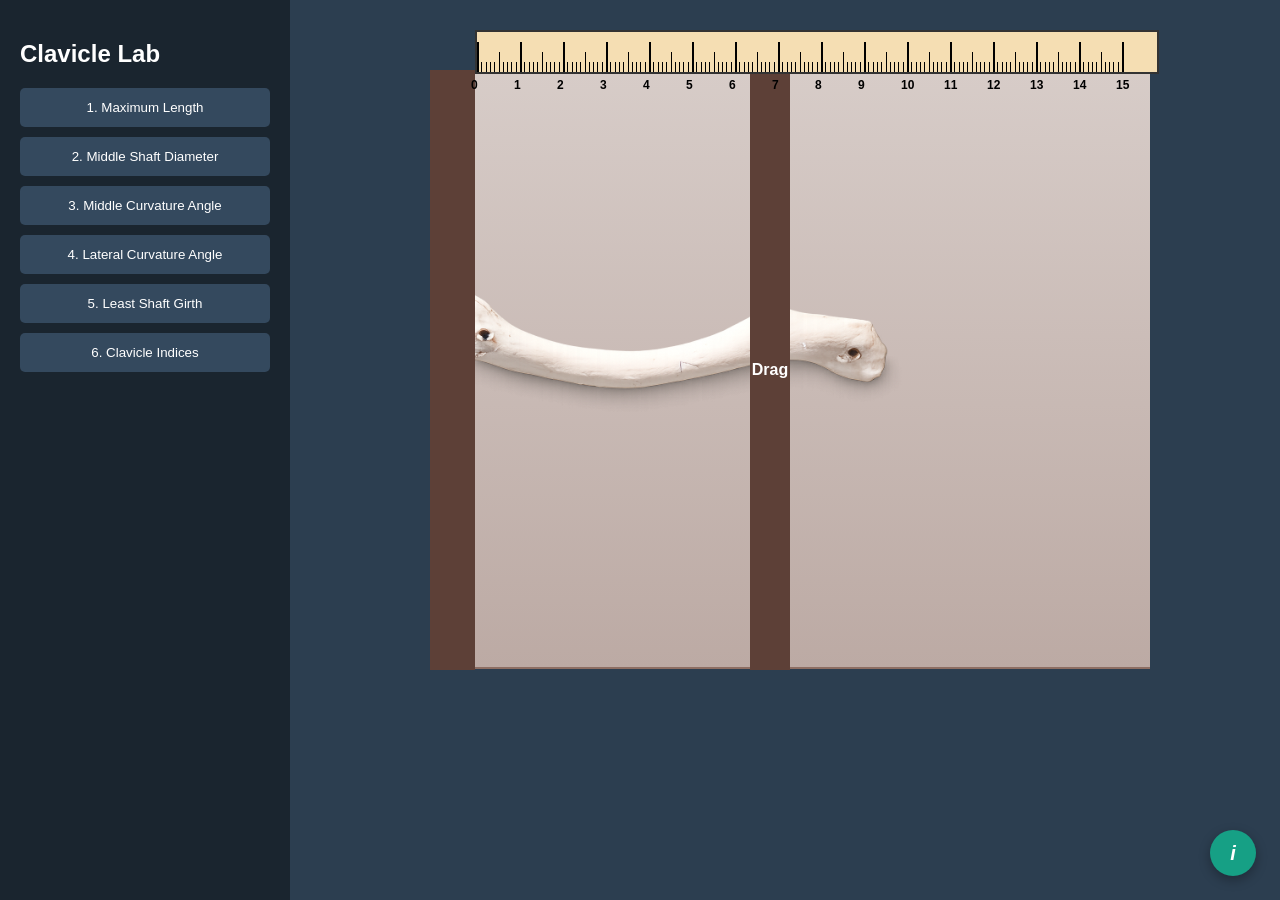
<file: simulation/index.html>
<!DOCTYPE html>
<html lang="en">
<head>
    <meta charset="UTF-8">
    <title>Osteometry of Clavicle Simulation</title>
    <meta name="viewport" content="width=device-width, initial-scale=1.0">
    <link rel="stylesheet" href="css/clavicle.css">
</head>
<body>

<div id="sidebar">
    <h2>Clavicle Lab</h2>

    <button class="nav-btn active" onclick="setMode('length', event)">
        1. Maximum Length
    </button>

    <button class="nav-btn" onclick="setMode('mid_dia', event)">
        2. Middle Shaft Diameter
    </button>

    <button class="nav-btn" onclick="setMode('mid_curve', event)">
        3. Middle Curvature Angle
    </button>

    <button class="nav-btn" onclick="setMode('lat_curve', event)">
        4. Lateral Curvature Angle
    </button>

    <button class="nav-btn" onclick="setMode('girth', event)">
        5. Least Shaft Girth
    </button>

    <button class="nav-btn" onclick="setMode('indices', event)">
        6. Clavicle Indices
    </button>
</div>


<div id="workspace">

    <img id="bone" src="images/clavicle.png"
         onerror="this.src='https://upload.wikimedia.org/wikipedia/commons/thumb/1/19/Clavicle_-_anterior_view.png/300px-Clavicle_-_anterior_view.png'">

    <!-- Osteometric Board -->
    <div id="tool-board">

    <!-- Measurement Scale -->
    <div id="scale"></div>

    <!-- Wooden Surface -->
    <div id="board-surface"></div>

    <!-- Fixed Wall -->
    <div id="fixed-wall" class="board-wall"></div>

    <!-- Movable Wall -->
    <div id="movable-wall" class="board-wall">
        Drag
    </div>
</div>
   <!-- REALISTIC SLIDING CALIPER -->
    <div id="tool-caliper">

        <!-- Main scale -->
        <div id="caliper-body">

            <!-- fixed jaw -->
            <div class="jaw fixed-jaw">
                <div class="jaw-top"></div>
                <div class="jaw-bottom"></div>
            </div>

            <!-- ruler -->
            <div id="caliper-ruler">

                <div class="caliper-scale"></div>

            </div>
            <!-- movable slider -->
            <div class="slider" id="caliper-slider">

                <div class="jaw movable-jaw">
                    <div class="jaw-top"></div>
                    <div class="jaw-bottom"></div>
                </div>

                <div class="slider-body"></div>

            </div>

        </div>

    </div>

    <!-- REALISTIC GONIOMETER -->
 <div id="tool-goniometer">

    <div id="goniometer">

        <div id="gonio-protractor">

            <div id="gonio-scale"></div>

        </div>

        <div class="gonio-center" id="gonio-center"></div>

        <div class="gonio-arm fixed-arm" id="gonio-arm-1"></div>

        <div class="gonio-arm movable-arm" id="gonio-arm-2"></div>

    </div>

</div>

    <!-- REALISTIC MEASURING TAPE (Least Shaft Girth) -->
    <div id="tool-tape">

        <!-- fixed "wrap point" pin held against the narrowest part of the shaft -->
        <div id="tape-anchor"></div>

        <!-- tape band that stretches out from the anchor -->
        <div id="tape-band"></div>

        <!-- draggable metal end-tab you pull to size the loop -->
        <div id="tape-end">
            <div class="tape-tab">&#8596;</div>
        </div>

    </div>

<!-- clavicle indices section -->
<!-- ================= CLAVICLE INDICES ================= -->
<div id="tool-clavicle-indices">

    <h2>Clavicle Indices Calculator</h2>

    <!-- ===================================== -->
    <!-- Caliber Index -->
    <!-- ===================================== -->

    <div class="index-block">

        <h3>Caliber Index (Shaft Thickness vs Length)</h3>

        <div class="formula-title">
            Formula:
            <span class="formula-text">
                Middle Shaft Diameter × 100 / Maximum Clavicle Length
            </span>
        </div>

        <div class="formula">

            <div class="fraction">

                <span class="top">

                    <input type="number"
                           id="caliber_num"
                           placeholder="____"
                           step="0.01">

                    × 100

                </span>

                <span class="bottom">

                    <input type="number"
                           id="caliber_den"
                           placeholder="____"
                           step="0.01">

                </span>

            </div>

            =

            <input type="text"
                   id="ans_caliber"
                   readonly>

        </div>

    </div>

    <!-- ===================================== -->
    <!-- Robusticity Index -->
    <!-- ===================================== -->

    <div class="index-block">

        <h3>Robusticity Index</h3>

        <div class="formula-title">
            Formula:
            <span class="formula-text">
                Least Shaft Girth × 100 / Maximum Clavicle Length
            </span>
        </div>

        <div class="formula">

            <div class="fraction">

                <span class="top">

                    <input type="number"
                           id="robust_num"
                           placeholder="____"
                           step="0.01">

                    × 100

                </span>

                <span class="bottom">

                    <input type="number"
                           id="robust_den"
                           placeholder="____"
                           step="0.01">

                </span>

            </div>

            =

            <input type="text"
                   id="ans_robust"
                   readonly>

        </div>

    </div>
   
    <div id="IndexFeedback" style="margin-top:20px;"></div>

</div>

<div id="controls">
    <div id="instruction"></div>
    <div class="display-box">
        <span id="readout">0</span> <span id="unit">mm</span>
    </div>
    <!-- <button class="btn-check" onclick="checkMeasurement()">Check Result</button> -->
    <div id="feedback"></div>
</div>
<!-- ================= HELP / INFO BUTTON ================= -->
<button id="info-btn" onclick="document.getElementById('tool-help').classList.add('open')">i</button>

<div id="tool-help">
    <div id="tool-help-panel">
        <button id="tool-help-close" onclick="document.getElementById('tool-help').classList.remove('open')">&times;</button>

        <h2>How to Use This Lab</h2>

        <div class="help-section">
            <h3>General Rules</h3>
            <ul>
                <li>Select a measurement from the sidebar first — the correct tool loads automatically, and the instruction line above the display box tells you exactly what to measure for that mode.</li>
                <li>Each measurement page just shows a live reading as you move the tool — there's no correctness check here. Read the value and <strong>note it down</strong>; you'll need it later.</li>
                <li>The bone is <strong>locked in place</strong> during most measurements so it can't shift mid-reading. Double-click it to unlock/re-lock if a mode allows repositioning.</li>
                <li>Take measurements in the order the sidebar lists them — the final Indices step needs the values you recorded from every earlier step.</li>
                <li>Green/red feedback only appears on the <strong>Indices</strong> page, once you enter your recorded values into the formula boxes there.</li>
            </ul>
        </div>

        <div class="help-section">
            <h3>Osteometric Board <span class="tag">Length measurements</span></h3>
            <ol>
                <li>Lay the bone flat against the board with the end you're measuring from touching the <strong>fixed wall</strong>.</li>
                <li>Drag the <strong>movable wall</strong> until it just touches the far end point of the bone for that measurement (no gap, no overlap).</li>
                <li>Read the value from the scale or display box and note it down.</li>
            </ol>
        </div>

        <div class="help-section">
            <h3>Sliding Caliper <span class="tag">Width / diameter measurements</span></h3>
            <ol>
                <li>Drag the caliper body so the <strong>fixed jaw</strong> touches one side of the point you're measuring.</li>
                <li>Drag the <strong>movable slider</strong> until the moving jaw just touches the opposite side, along the axis named in the instruction line (e.g. transverse or vertical).</li>
                <li>Read the value and note it down.</li>
            </ol>
            <div class="note">The jaws should just contact the bone surface — don't compress it, and don't leave a gap.</div>
        </div>

        <div class="help-section">
            <h3>Tape <span class="tag">Curved / circumference measurements</span></h3>
            <ol>
                <li>The tape stays fixed in place — <strong>drag the bone</strong> so the point you're measuring lines up with the tape, not the other way round.</li>
                <li>Position the bone so the tape sits exactly along the curve or distance named in the instruction line.</li>
                <li>Read the value and note it down.</li>
            </ol>
        </div>

        <div class="help-section">
            <h3>Goniometer <span class="tag">Angle measurements</span></h3>
            <ol>
                <li>Drag the goniometer so its center pivot lines up with the joint or point named in the instruction line.</li>
                <li>Align the <strong>fixed arm</strong> along the first reference axis (usually the shaft).</li>
                <li>Drag the <strong>movable arm</strong> along the second reference axis until it matches the angle you're measuring.</li>
                <li>Read the angle in degrees and note it down.</li>
            </ol>
        </div>

        <div class="help-section">
            <h3>Indices / Calculations <span class="tag">Only page with feedback</span></h3>
            <ol>
                <li>Open the Indices page once you've recorded all the raw measurements it needs.</li>
                <li>Enter your recorded values into each formula box — the result calculates as you type.</li>
                <li>Each answer box turns <strong style="color:green;">green</strong> automatically if correct, <strong style="color:red;">red</strong> if not. Adjust your input values until every box is green.</li>
            </ol>
        </div>

    </div>
</div>
<!-- ================= JAVASCRIPT ================= -->
<script src="js/clavicle.js"></script>
<script src="../assets/js/iframeResize.js"></script>
        
        </body>
</html>
</file>
<file: simulation/css/clavicle.css>
body {
    margin: 0;
    font-family: Arial, sans-serif;
    display: flex;
    height: 100vh;
    background: #cac2c2;
}

/* Sidebar */
#sidebar {
    width: 250px;
    background: #1a252f;
    color: white;
    padding: 20px;
}

.nav-btn {
    width: 100%;
    padding: 12px;
    margin-bottom: 10px;
    background: #34495e;
    border: none;
    color: white;
    cursor: pointer;
    border-radius: 5px;
}

.nav-btn.active,
.nav-btn:hover {
    background: #16a085;
}

/* Workspace */
#workspace {
    flex: 1;
    position: relative;
    background: #2c3e50;
}

/* Bone Image */
#bone {

    position: absolute;

    width: 650px;

    height: auto;

    left: 120px;
    top: 200px;

    z-index: 1;

    pointer-events: auto;

    cursor: grab;

    user-select: none;

    transition: none;
}

/* =========================
   OSTEOMETRIC BOARD
========================= */

#tool-board {
    position: absolute;
    width: 1100px;
    height: 700px;
    left: 40px;
    top: 20px;
}

/* vertical walls */
.board-wall {

    position: absolute;

    top: 50px;

    height: 600px;

    background: #5d4037;

    z-index: 3;
}

/* fixed wall */
#fixed-wall {

    width: 45px;

    left: 100px;
}

/* movable wall */
#movable-wall {

    width: 40px;

    left: 600px;

    cursor: col-resize;

    color: white;

    display: flex;

    align-items: center;

    justify-content: center;

    font-weight: bold;
}

/* wooden surface */
#board-surface {

    position: absolute;

    top: 50px;

    left: 120px;

    width: 700px;

    height: 595px;

    background:
        linear-gradient(
            to bottom,
            #d7ccc8,
            #bcaaa4
        );

    border-top: 2px solid #8d6e63;

    border-bottom: 2px solid #8d6e63;

    z-index: 0;
}
/* ==============================
   Tools Hidden By Default
============================== */
#tool-caliper,
#tool-tape,
#tool-goniometer {
    display: none;
}
/* =========================
   REALISTIC CALIPER
========================= */

#tool-caliper {
    position: absolute;
    width: 900px;
    height: 220px;
    left: 120px;
    top: 180px;
    
}

/* Main body */
#caliper-body {
    position: relative;
    width: 700px;
    height: 120px;
}

/* Metal ruler */
#caliper-ruler {
    position: absolute;
    top: 58px;
    left: 60px;
    width: 560px;
    height: 8px;
    background: linear-gradient(
        to bottom,
        #dcdcdc,
        #9e9e9e
    );
    border: 1px solid #555;
}

/* Fixed jaw */
.fixed-jaw {
    position: absolute;
    left: 40px;
    top: 10px;
}

/* Movable slider */
.slider {
    position: absolute;
    left: 350px;
    top: 0;
    width: 80px;
    height: 120px;
    cursor: ew-resize;
}

/* Slider body */
.slider-body {
    position: absolute;
    top: 20px;
    left: 20px;
    width: 35px;
    height: 80px;
    background: linear-gradient(
        to bottom,
        #cfcfcf,
        #8c8c8c
    );

    border: 2px solid #555;
    border-radius: 6px;
}

/* Jaws */
.jaw {
    position: absolute;
    width: 40px;
    height: 100px;
}

/* upper jaw */
.jaw-top {
    position: absolute;
    width: 12px;
    height: 45px;
    background: #c0c0c0;
    border: 2px solid #555;
    left: 0;
    top: 0;
}

/* lower jaw */
.jaw-bottom {
    position: absolute;
    width: 12px;
    height: 55px;
    background: #c0c0c0;
    border: 2px solid #555;
    left: 0;
    bottom: 0;
}

/* movable jaw position */
.movable-jaw {
    position: absolute;
    left: 0;
    top: 10px;
}

/* ruler markings */
#caliper-ruler::before {
    content: "";
    position: absolute;
    inset: 0;

    background-image:
        repeating-linear-gradient(
            to right,

            /* empty */
            transparent 0px,
            transparent 9px,

            /* tick */
            black 9px,
            black 10px
        );
}
/* =========================
   CALIPER SCALE MARKINGS
========================= */

.caliper-scale {
    position: absolute;
    width: 100%;
    height: 100%;
}

/* ticks */
.cal-tick {
    position: absolute;
    bottom: 0;
    width: 1px;
    background: black;
}

/* small tick */
.cal-tick.small {
    height: 10px;
}

/* medium tick */
.cal-tick.medium {
    height: 16px;
}

/* large tick */
.cal-tick.large {
    height: 24px;
    width: 2px;
}

/* labels */
.cal-label {
    position: absolute;
    top: -18px;
    font-size: 11px;
    color: black;
    font-weight: bold;
}

/* =========================
   REALISTIC MEASURING TAPE
   (used for shaft girth)
   -- same design as the Femur/Humerus labs, for consistency --
========================= */

#tool-tape {
    position: absolute;
    left: 0;
    top: 0;
    width: 100%;
    height: 100%;
    z-index: 20;
    pointer-events: none; /* only the child elements themselves are interactive */
}

#tool-tape > * {
    pointer-events: auto;
}

/* the fixed "wrap point" pin on the shaft */
#tape-anchor {
    position: absolute;
    width: 14px;
    height: 14px;
    margin-left: -7px;
    margin-top: -7px;
    background: radial-gradient(circle at 35% 35%, #666, #111);
    border: 2px solid #000;
    border-radius: 50%;
    z-index: 22;
    box-shadow: 0 2px 4px rgba(0,0,0,0.4);
}

/* the tape band that stretches out from the anchor */
#tape-band {
    position: absolute;
    height: 26px;
    width: 0px;
    background: linear-gradient(to bottom, #ffe680 0%, #f5c518 50%, #e0ac00 100%);
    border-top: 1px solid #b38f00;
    border-bottom: 1px solid #b38f00;
    box-shadow: 0 3px 6px rgba(0,0,0,0.35);
    z-index: 21;
    overflow: hidden;
}

/* tick marks printed on the tape, like a real cloth tape */
#tape-band::before {
    content: "";
    position: absolute;
    inset: 0;
    background-image: repeating-linear-gradient(
        to right,
        transparent 0px,
        transparent 15px,
        #333 15px,
        #333 16px
    );
}

#tape-band::after {
    content: "cm";
    position: absolute;
    left: 4px;
    top: 3px;
    font-size: 9px;
    font-weight: bold;
    color: #4a3900;
}

/* the draggable metal end-tab you pull to size the loop */
#tape-end {
    position: absolute;
    width: 22px;
    height: 34px;
    margin-top: -4px;
    cursor: ew-resize;
    z-index: 23;
}

.tape-tab {
    width: 22px;
    height: 34px;
    background: linear-gradient(to bottom, #eaeaea, #999);
    border: 2px solid #555;
    border-radius: 4px;
    display: flex;
    align-items: center;
    justify-content: center;
    font-size: 12px;
    font-weight: bold;
    color: #333;
    box-shadow: 0 2px 4px rgba(0,0,0,0.35);
}

/* =========================
   REALISTIC GONIOMETER
========================= */

#tool-goniometer {
    position: absolute;
    width: 500px;
    height: 500px;
    display: none;
    z-index: 30;
}

#goniometer {
    position: absolute;

    width: 180px;
    height: 180px;

    left: 320px;
    top: 180px;

    cursor: move;
}

/* semicircle body */
#gonio-protractor {

    position: absolute;

    width: 180px;
    height: 180px;

    border-radius: 50%;

    border: 3px solid rgba(80,80,80,0.8);

    background:
        radial-gradient(
            circle,
            rgba(255,255,255,0.18),
            rgba(255,255,255,0.05)
        );

    backdrop-filter: blur(1px);

    box-shadow:
        inset 0 0 15px rgba(255,255,255,0.25),
        0 4px 10px rgba(0,0,0,0.25);

    overflow: hidden;
}
/* scale container */
#gonio-scale {
    position: absolute;
    width: 100%;
    height: 100%;
}

/* center pivot */
.gonio-center {

    position: absolute;

    width: 18px;
    height: 18px;

    background: #111;

    border-radius: 50%;

    left: 80px;
    top: 80px;

    z-index: 50;
}

/* arms */
.gonio-arm {

    position: absolute;

    width: 140px;
    height: 6px;

    left: 90px;
    top: 87px;

    border-radius: 4px;

    background:
        linear-gradient(
            to bottom,
            #d9d9d9,
            #8c8c8c
        );

    border: 1px solid #555;

    transform-origin: left center;

    z-index: 40;
}

/* fixed arm */
.fixed-arm {
    transform: rotate(0deg);
}

/* movable arm */
.movable-arm {
    transform: rotate(45deg);
    cursor: grab;
}

/* prevent selection */
#gonio-scale div {
    user-select: none;
}
/* =========================
   GONIOMETER SCALE TICKS
========================= */

.gonio-tick {

    position: absolute;

    width: 2px;

    background: rgba(0,0,0,0.75);

    transform-origin: center bottom;

    z-index: 5;
}

/* degree labels */

.gonio-label {

    position: absolute;

    font-size: 10px;

    color: #111;

    font-weight: bold;

    transform: translate(-50%, -50%);

    z-index: 6;

    pointer-events: none;
}
/* ==============================
   Controls Panel
============================== */
#controls {
    position: absolute;
    bottom: 20px;
    right: 20px;
    background: white;
    padding: 15px;
    border-radius: 6px;
    width: 300px;
}

.display-box {
    font-size: 24px;
    text-align: center;
    margin: 10px 0;
}

.btn-check {
    width: 100%;
    padding: 10px;
    background: green;
    color: white;
    border: none;
    cursor: pointer;
}

/* ==============================
   Clavicle Indices Popup
============================== */
#tool-clavicle-indices {
    display: none;
    position: absolute;
    top: 50%;
    left: 50%;
    transform: translate(-50%, -50%);
    background: white;
    padding: 25px;
    border-radius: 10px;
    box-shadow: 0 0 20px rgba(0,0,0,0.2);
    width: 400px;
}
/* =========================
   SCALE
========================= */

#scale {

    position: absolute;

    top: 10px;

    left: 145px;

    width: 680px;

    height: 40px;

    background: #f5deb3;

    border: 2px solid #333;

    z-index: 5;
}

/* ticks */
.tick {

    position: absolute;

    bottom: 0;

    width: 1px;

    background: black;
}

/* small tick */
.tick.small {
    height: 10px;
}

/* medium tick */
.tick.medium {
    height: 20px;
}

/* large tick */
.tick.large {
    height: 30px;
    width: 2px;
}

/* labels */
.tick-label {

    position: absolute;

    bottom: -20px;

    font-size: 12px;

    font-weight: bold;
}
/* =========================
   LAYER INDEXING
========================= */

/* board surface */
#board-surface {
    z-index: 0;
}

/* bone image */
#bone {
    z-index: 1;
}

/* osteometric walls */
.board-wall {
    z-index: 3;
}

/* scale */
#scale {
    z-index: 5;
}

/* caliper tool */
#tool-caliper {
    z-index: 20;
}

/* caliper parts */
#caliper-body,
#caliper-slider,
#caliper-ruler,
.slider-body,
.jaw {
    z-index: 25;
}

/* goniometer */
#tool-goniometer {
    z-index: 3;
}

/* controls panel */
#controls {
    z-index: 3;
}

/* indices popup */
#tool-clavicle-indices {
    z-index: 3;
}
/* =========================
   LAYER FIXES
========================= */


#bone {
    z-index: 1;
}

#tool-caliper {
    z-index: 20;
}

#caliper-body,
#caliper-slider,
#caliper-ruler,
.slider-body,
.jaw {
    z-index: 25;
}

#tool-goniometer {
    z-index: 20;
}

#tool-tape {
    z-index: 25;
}

#controls {
    z-index: 50;
}

#tool-indices {
    z-index: 100;
}
/* =========================
   FEMUR INDICES STYLING
========================= */

#tool-clavicle-indices {

    display: none;

    position: absolute;

    top: 50%;
    left: 50%;

    transform: translate(-50%, -50%);

    width: 700px;
    max-height: 85vh;

    overflow-y: auto;

    background: #ffffff;

    padding: 25px;

    border-radius: 12px;

    box-shadow: 0 0 25px rgba(0,0,0,0.25);

    z-index: 100;
}

#tool-clavicle-indices h2 {

    margin-top: 0;

    text-align: center;

    color: #2c3e50;
}

.index-block {

    margin-bottom: 25px;

    padding: 15px;

    border-radius: 10px;

    background: #f7f7f7;

    border: 1px solid #ddd;
}

.index-block h3 {

    margin-top: 0;

    font-size: 18px;

    color: #34495e;
}
.formula-title {

    margin-bottom: 12px;

    padding: 10px 14px;

    background: #eef3f7;

    border-left: 5px solid #16a085;

    border-radius: 6px;

    font-size: 15px;

    font-weight: bold;

    color: #2c3e50;
}

.formula-text {

    font-weight: normal;

    color: #34495e;
}
.formula {

    font-size: 24px;

    display: flex;

    align-items: center;

    gap: 15px;

    flex-wrap: wrap;
}

.fraction {

    display: inline-block;

    text-align: center;

    vertical-align: middle;
}

.fraction .top {

    display: block;

    border-bottom: 2px solid black;

    padding: 8px;
}

.fraction .bottom {

    display: block;

    padding: 8px;
}

#tool-clavicle-indices input {

    width: 100px;

    padding: 8px;

    font-size: 18px;

    text-align: center;

    border: 1px solid #999;

    border-radius: 6px;
}

#tool-clavicle-indices input[readonly] {

    background: #ecf0f1;

    font-weight: bold;

    color: #2c3e50;
}
/* =========================
   HELP / INFO BUTTON + MODAL
========================= */

#info-btn {
    position: fixed;
    bottom: 24px;
    right: 24px;
    width: 46px;
    height: 46px;
    border-radius: 50%;
    background: #16a085;
    color: white;
    border: none;
    font-size: 20px;
    font-weight: bold;
    font-style: italic;
    cursor: pointer;
    box-shadow: 0 4px 12px rgba(0,0,0,0.3);
    z-index: 200;
}
#info-btn:hover {
    background: #138d75;
}

#tool-help {
    display: none;
    position: fixed;
    inset: 0;
    background: rgba(0,0,0,0.45);
    z-index: 150;
    align-items: center;
    justify-content: center;
}
#tool-help.open {
    display: flex;
}

#tool-help-panel {
    background: #ffffff;
    width: 760px;
    max-width: 92vw;
    max-height: 88vh;
    overflow-y: auto;
    border-radius: 12px;
    padding: 30px 34px;
    box-shadow: 0 0 25px rgba(0,0,0,0.35);
    position: relative;
}

#tool-help-close {
    position: absolute;
    top: 16px;
    right: 18px;
    background: #eee;
    border: none;
    width: 30px;
    height: 30px;
    border-radius: 50%;
    cursor: pointer;
    font-size: 16px;
}

#tool-help-panel h2 {
    margin-top: 0;
    color: #1a252f;
    border-bottom: 3px solid #16a085;
    padding-bottom: 10px;
}

.help-section {
    margin-bottom: 22px;
    padding: 16px 18px;
    background: #f7f7f7;
    border: 1px solid #ddd;
    border-left: 5px solid #16a085;
    border-radius: 8px;
}
.help-section h3 {
    margin-top: 0;
    color: #34495e;
    font-size: 16px;
}
.help-section ol,
.help-section ul {
    margin: 8px 0 0 0;
    padding-left: 20px;
}
.help-section li {
    margin-bottom: 6px;
    line-height: 1.5;
}

.tag {
    display: inline-block;
    font-size: 11px;
    font-weight: bold;
    color: white;
    background: #34495e;
    padding: 2px 8px;
    border-radius: 10px;
    margin-left: 6px;
    vertical-align: middle;
}

.note {
    background: #eef3f7;
    border-left: 4px solid #2980b9;
    padding: 8px 12px;
    border-radius: 6px;
    font-size: 13px;
    margin-top: 10px;
}
</file>
<file: experiment/simulation/css/clavicle.css>
body {
    margin: 0;
    font-family: Arial, sans-serif;
    display: flex;
    height: 100vh;
    background: #cac2c2;
}

/* Sidebar */
#sidebar {
    width: 250px;
    background: #1a252f;
    color: white;
    padding: 20px;
}

.nav-btn {
    width: 100%;
    padding: 12px;
    margin-bottom: 10px;
    background: #34495e;
    border: none;
    color: white;
    cursor: pointer;
    border-radius: 5px;
}

.nav-btn.active,
.nav-btn:hover {
    background: #16a085;
}

/* Workspace */
#workspace {
    flex: 1;
    position: relative;
    background: #2c3e50;
}

/* Bone Image */
#bone {

    position: absolute;

    width: 650px;

    height: auto;

    left: 120px;
    top: 200px;

    z-index: 1;

    pointer-events: auto;

    cursor: grab;

    user-select: none;

    transition: none;
}

/* =========================
   OSTEOMETRIC BOARD
========================= */

#tool-board {
    position: absolute;
    width: 1100px;
    height: 700px;
    left: 40px;
    top: 20px;
}

/* vertical walls */
.board-wall {

    position: absolute;

    top: 50px;

    height: 600px;

    background: #5d4037;

    z-index: 3;
}

/* fixed wall */
#fixed-wall {

    width: 45px;

    left: 100px;
}

/* movable wall */
#movable-wall {

    width: 40px;

    left: 600px;

    cursor: col-resize;

    color: white;

    display: flex;

    align-items: center;

    justify-content: center;

    font-weight: bold;
}

/* wooden surface */
#board-surface {

    position: absolute;

    top: 50px;

    left: 120px;

    width: 700px;

    height: 595px;

    background:
        linear-gradient(
            to bottom,
            #d7ccc8,
            #bcaaa4
        );

    border-top: 2px solid #8d6e63;

    border-bottom: 2px solid #8d6e63;

    z-index: 0;
}
/* ==============================
   Tools Hidden By Default
============================== */
#tool-caliper,
#tool-tape,
#tool-goniometer {
    display: none;
}
/* =========================
   REALISTIC CALIPER
========================= */

#tool-caliper {
    position: absolute;
    width: 900px;
    height: 220px;
    left: 120px;
    top: 180px;
    
}

/* Main body */
#caliper-body {
    position: relative;
    width: 700px;
    height: 120px;
}

/* Metal ruler */
#caliper-ruler {
    position: absolute;
    top: 58px;
    left: 60px;
    width: 560px;
    height: 8px;
    background: linear-gradient(
        to bottom,
        #dcdcdc,
        #9e9e9e
    );
    border: 1px solid #555;
}

/* Fixed jaw */
.fixed-jaw {
    position: absolute;
    left: 40px;
    top: 10px;
}

/* Movable slider */
.slider {
    position: absolute;
    left: 350px;
    top: 0;
    width: 80px;
    height: 120px;
    cursor: ew-resize;
}

/* Slider body */
.slider-body {
    position: absolute;
    top: 20px;
    left: 20px;
    width: 35px;
    height: 80px;
    background: linear-gradient(
        to bottom,
        #cfcfcf,
        #8c8c8c
    );

    border: 2px solid #555;
    border-radius: 6px;
}

/* Jaws */
.jaw {
    position: absolute;
    width: 40px;
    height: 100px;
}

/* upper jaw */
.jaw-top {
    position: absolute;
    width: 12px;
    height: 45px;
    background: #c0c0c0;
    border: 2px solid #555;
    left: 0;
    top: 0;
}

/* lower jaw */
.jaw-bottom {
    position: absolute;
    width: 12px;
    height: 55px;
    background: #c0c0c0;
    border: 2px solid #555;
    left: 0;
    bottom: 0;
}

/* movable jaw position */
.movable-jaw {
    position: absolute;
    left: 0;
    top: 10px;
}

/* ruler markings */
#caliper-ruler::before {
    content: "";
    position: absolute;
    inset: 0;

    background-image:
        repeating-linear-gradient(
            to right,

            /* empty */
            transparent 0px,
            transparent 9px,

            /* tick */
            black 9px,
            black 10px
        );
}
/* =========================
   CALIPER SCALE MARKINGS
========================= */

.caliper-scale {
    position: absolute;
    width: 100%;
    height: 100%;
}

/* ticks */
.cal-tick {
    position: absolute;
    bottom: 0;
    width: 1px;
    background: black;
}

/* small tick */
.cal-tick.small {
    height: 10px;
}

/* medium tick */
.cal-tick.medium {
    height: 16px;
}

/* large tick */
.cal-tick.large {
    height: 24px;
    width: 2px;
}

/* labels */
.cal-label {
    position: absolute;
    top: -18px;
    font-size: 11px;
    color: black;
    font-weight: bold;
}

/* =========================
   REALISTIC MEASURING TAPE
   (used for shaft girth)
   -- same design as the Femur/Humerus labs, for consistency --
========================= */

#tool-tape {
    position: absolute;
    left: 0;
    top: 0;
    width: 100%;
    height: 100%;
    z-index: 20;
    pointer-events: none; /* only the child elements themselves are interactive */
}

#tool-tape > * {
    pointer-events: auto;
}

/* the fixed "wrap point" pin on the shaft */
#tape-anchor {
    position: absolute;
    width: 14px;
    height: 14px;
    margin-left: -7px;
    margin-top: -7px;
    background: radial-gradient(circle at 35% 35%, #666, #111);
    border: 2px solid #000;
    border-radius: 50%;
    z-index: 22;
    box-shadow: 0 2px 4px rgba(0,0,0,0.4);
}

/* the tape band that stretches out from the anchor */
#tape-band {
    position: absolute;
    height: 26px;
    width: 0px;
    background: linear-gradient(to bottom, #ffe680 0%, #f5c518 50%, #e0ac00 100%);
    border-top: 1px solid #b38f00;
    border-bottom: 1px solid #b38f00;
    box-shadow: 0 3px 6px rgba(0,0,0,0.35);
    z-index: 21;
    overflow: hidden;
}

/* tick marks printed on the tape, like a real cloth tape */
#tape-band::before {
    content: "";
    position: absolute;
    inset: 0;
    background-image: repeating-linear-gradient(
        to right,
        transparent 0px,
        transparent 15px,
        #333 15px,
        #333 16px
    );
}

#tape-band::after {
    content: "cm";
    position: absolute;
    left: 4px;
    top: 3px;
    font-size: 9px;
    font-weight: bold;
    color: #4a3900;
}

/* the draggable metal end-tab you pull to size the loop */
#tape-end {
    position: absolute;
    width: 22px;
    height: 34px;
    margin-top: -4px;
    cursor: ew-resize;
    z-index: 23;
}

.tape-tab {
    width: 22px;
    height: 34px;
    background: linear-gradient(to bottom, #eaeaea, #999);
    border: 2px solid #555;
    border-radius: 4px;
    display: flex;
    align-items: center;
    justify-content: center;
    font-size: 12px;
    font-weight: bold;
    color: #333;
    box-shadow: 0 2px 4px rgba(0,0,0,0.35);
}

/* =========================
   REALISTIC GONIOMETER
========================= */

#tool-goniometer {
    position: absolute;
    width: 500px;
    height: 500px;
    display: none;
    z-index: 30;
}

#goniometer {
    position: absolute;

    width: 180px;
    height: 180px;

    left: 320px;
    top: 180px;

    cursor: move;
}

/* semicircle body */
#gonio-protractor {

    position: absolute;

    width: 180px;
    height: 180px;

    border-radius: 50%;

    border: 3px solid rgba(80,80,80,0.8);

    background:
        radial-gradient(
            circle,
            rgba(255,255,255,0.18),
            rgba(255,255,255,0.05)
        );

    backdrop-filter: blur(1px);

    box-shadow:
        inset 0 0 15px rgba(255,255,255,0.25),
        0 4px 10px rgba(0,0,0,0.25);

    overflow: hidden;
}
/* scale container */
#gonio-scale {
    position: absolute;
    width: 100%;
    height: 100%;
}

/* center pivot */
.gonio-center {

    position: absolute;

    width: 18px;
    height: 18px;

    background: #111;

    border-radius: 50%;

    left: 80px;
    top: 80px;

    z-index: 50;
}

/* arms */
.gonio-arm {

    position: absolute;

    width: 140px;
    height: 6px;

    left: 90px;
    top: 87px;

    border-radius: 4px;

    background:
        linear-gradient(
            to bottom,
            #d9d9d9,
            #8c8c8c
        );

    border: 1px solid #555;

    transform-origin: left center;

    z-index: 40;
}

/* fixed arm */
.fixed-arm {
    transform: rotate(0deg);
}

/* movable arm */
.movable-arm {
    transform: rotate(45deg);
    cursor: grab;
}

/* prevent selection */
#gonio-scale div {
    user-select: none;
}
/* =========================
   GONIOMETER SCALE TICKS
========================= */

.gonio-tick {

    position: absolute;

    width: 2px;

    background: rgba(0,0,0,0.75);

    transform-origin: center bottom;

    z-index: 5;
}

/* degree labels */

.gonio-label {

    position: absolute;

    font-size: 10px;

    color: #111;

    font-weight: bold;

    transform: translate(-50%, -50%);

    z-index: 6;

    pointer-events: none;
}
/* ==============================
   Controls Panel
============================== */
#controls {
    position: absolute;
    bottom: 20px;
    right: 20px;
    background: white;
    padding: 15px;
    border-radius: 6px;
    width: 300px;
}

.display-box {
    font-size: 24px;
    text-align: center;
    margin: 10px 0;
}

.btn-check {
    width: 100%;
    padding: 10px;
    background: green;
    color: white;
    border: none;
    cursor: pointer;
}

/* ==============================
   Clavicle Indices Popup
============================== */
#tool-clavicle-indices {
    display: none;
    position: absolute;
    top: 50%;
    left: 50%;
    transform: translate(-50%, -50%);
    background: white;
    padding: 25px;
    border-radius: 10px;
    box-shadow: 0 0 20px rgba(0,0,0,0.2);
    width: 400px;
}
/* =========================
   SCALE
========================= */

#scale {

    position: absolute;

    top: 10px;

    left: 145px;

    width: 680px;

    height: 40px;

    background: #f5deb3;

    border: 2px solid #333;

    z-index: 5;
}

/* ticks */
.tick {

    position: absolute;

    bottom: 0;

    width: 1px;

    background: black;
}

/* small tick */
.tick.small {
    height: 10px;
}

/* medium tick */
.tick.medium {
    height: 20px;
}

/* large tick */
.tick.large {
    height: 30px;
    width: 2px;
}

/* labels */
.tick-label {

    position: absolute;

    bottom: -20px;

    font-size: 12px;

    font-weight: bold;
}
/* =========================
   LAYER INDEXING
========================= */

/* board surface */
#board-surface {
    z-index: 0;
}

/* bone image */
#bone {
    z-index: 1;
}

/* osteometric walls */
.board-wall {
    z-index: 3;
}

/* scale */
#scale {
    z-index: 5;
}

/* caliper tool */
#tool-caliper {
    z-index: 20;
}

/* caliper parts */
#caliper-body,
#caliper-slider,
#caliper-ruler,
.slider-body,
.jaw {
    z-index: 25;
}

/* goniometer */
#tool-goniometer {
    z-index: 3;
}

/* controls panel */
#controls {
    z-index: 3;
}

/* indices popup */
#tool-clavicle-indices {
    z-index: 3;
}
/* =========================
   LAYER FIXES
========================= */


#bone {
    z-index: 1;
}

#tool-caliper {
    z-index: 20;
}

#caliper-body,
#caliper-slider,
#caliper-ruler,
.slider-body,
.jaw {
    z-index: 25;
}

#tool-goniometer {
    z-index: 20;
}

#tool-tape {
    z-index: 25;
}

#controls {
    z-index: 50;
}

#tool-indices {
    z-index: 100;
}
/* =========================
   FEMUR INDICES STYLING
========================= */

#tool-clavicle-indices {

    display: none;

    position: absolute;

    top: 50%;
    left: 50%;

    transform: translate(-50%, -50%);

    width: 700px;
    max-height: 85vh;

    overflow-y: auto;

    background: #ffffff;

    padding: 25px;

    border-radius: 12px;

    box-shadow: 0 0 25px rgba(0,0,0,0.25);

    z-index: 100;
}

#tool-clavicle-indices h2 {

    margin-top: 0;

    text-align: center;

    color: #2c3e50;
}

.index-block {

    margin-bottom: 25px;

    padding: 15px;

    border-radius: 10px;

    background: #f7f7f7;

    border: 1px solid #ddd;
}

.index-block h3 {

    margin-top: 0;

    font-size: 18px;

    color: #34495e;
}
.formula-title {

    margin-bottom: 12px;

    padding: 10px 14px;

    background: #eef3f7;

    border-left: 5px solid #16a085;

    border-radius: 6px;

    font-size: 15px;

    font-weight: bold;

    color: #2c3e50;
}

.formula-text {

    font-weight: normal;

    color: #34495e;
}
.formula {

    font-size: 24px;

    display: flex;

    align-items: center;

    gap: 15px;

    flex-wrap: wrap;
}

.fraction {

    display: inline-block;

    text-align: center;

    vertical-align: middle;
}

.fraction .top {

    display: block;

    border-bottom: 2px solid black;

    padding: 8px;
}

.fraction .bottom {

    display: block;

    padding: 8px;
}

#tool-clavicle-indices input {

    width: 100px;

    padding: 8px;

    font-size: 18px;

    text-align: center;

    border: 1px solid #999;

    border-radius: 6px;
}

#tool-clavicle-indices input[readonly] {

    background: #ecf0f1;

    font-weight: bold;

    color: #2c3e50;
}
/* =========================
   HELP / INFO BUTTON + MODAL
========================= */

#info-btn {
    position: fixed;
    bottom: 24px;
    right: 24px;
    width: 46px;
    height: 46px;
    border-radius: 50%;
    background: #16a085;
    color: white;
    border: none;
    font-size: 20px;
    font-weight: bold;
    font-style: italic;
    cursor: pointer;
    box-shadow: 0 4px 12px rgba(0,0,0,0.3);
    z-index: 200;
}
#info-btn:hover {
    background: #138d75;
}

#tool-help {
    display: none;
    position: fixed;
    inset: 0;
    background: rgba(0,0,0,0.45);
    z-index: 150;
    align-items: center;
    justify-content: center;
}
#tool-help.open {
    display: flex;
}

#tool-help-panel {
    background: #ffffff;
    width: 760px;
    max-width: 92vw;
    max-height: 88vh;
    overflow-y: auto;
    border-radius: 12px;
    padding: 30px 34px;
    box-shadow: 0 0 25px rgba(0,0,0,0.35);
    position: relative;
}

#tool-help-close {
    position: absolute;
    top: 16px;
    right: 18px;
    background: #eee;
    border: none;
    width: 30px;
    height: 30px;
    border-radius: 50%;
    cursor: pointer;
    font-size: 16px;
}

#tool-help-panel h2 {
    margin-top: 0;
    color: #1a252f;
    border-bottom: 3px solid #16a085;
    padding-bottom: 10px;
}

.help-section {
    margin-bottom: 22px;
    padding: 16px 18px;
    background: #f7f7f7;
    border: 1px solid #ddd;
    border-left: 5px solid #16a085;
    border-radius: 8px;
}
.help-section h3 {
    margin-top: 0;
    color: #34495e;
    font-size: 16px;
}
.help-section ol,
.help-section ul {
    margin: 8px 0 0 0;
    padding-left: 20px;
}
.help-section li {
    margin-bottom: 6px;
    line-height: 1.5;
}

.tag {
    display: inline-block;
    font-size: 11px;
    font-weight: bold;
    color: white;
    background: #34495e;
    padding: 2px 8px;
    border-radius: 10px;
    margin-left: 6px;
    vertical-align: middle;
}

.note {
    background: #eef3f7;
    border-left: 4px solid #2980b9;
    padding: 8px 12px;
    border-radius: 6px;
    font-size: 13px;
    margin-top: 10px;
}
</file>
